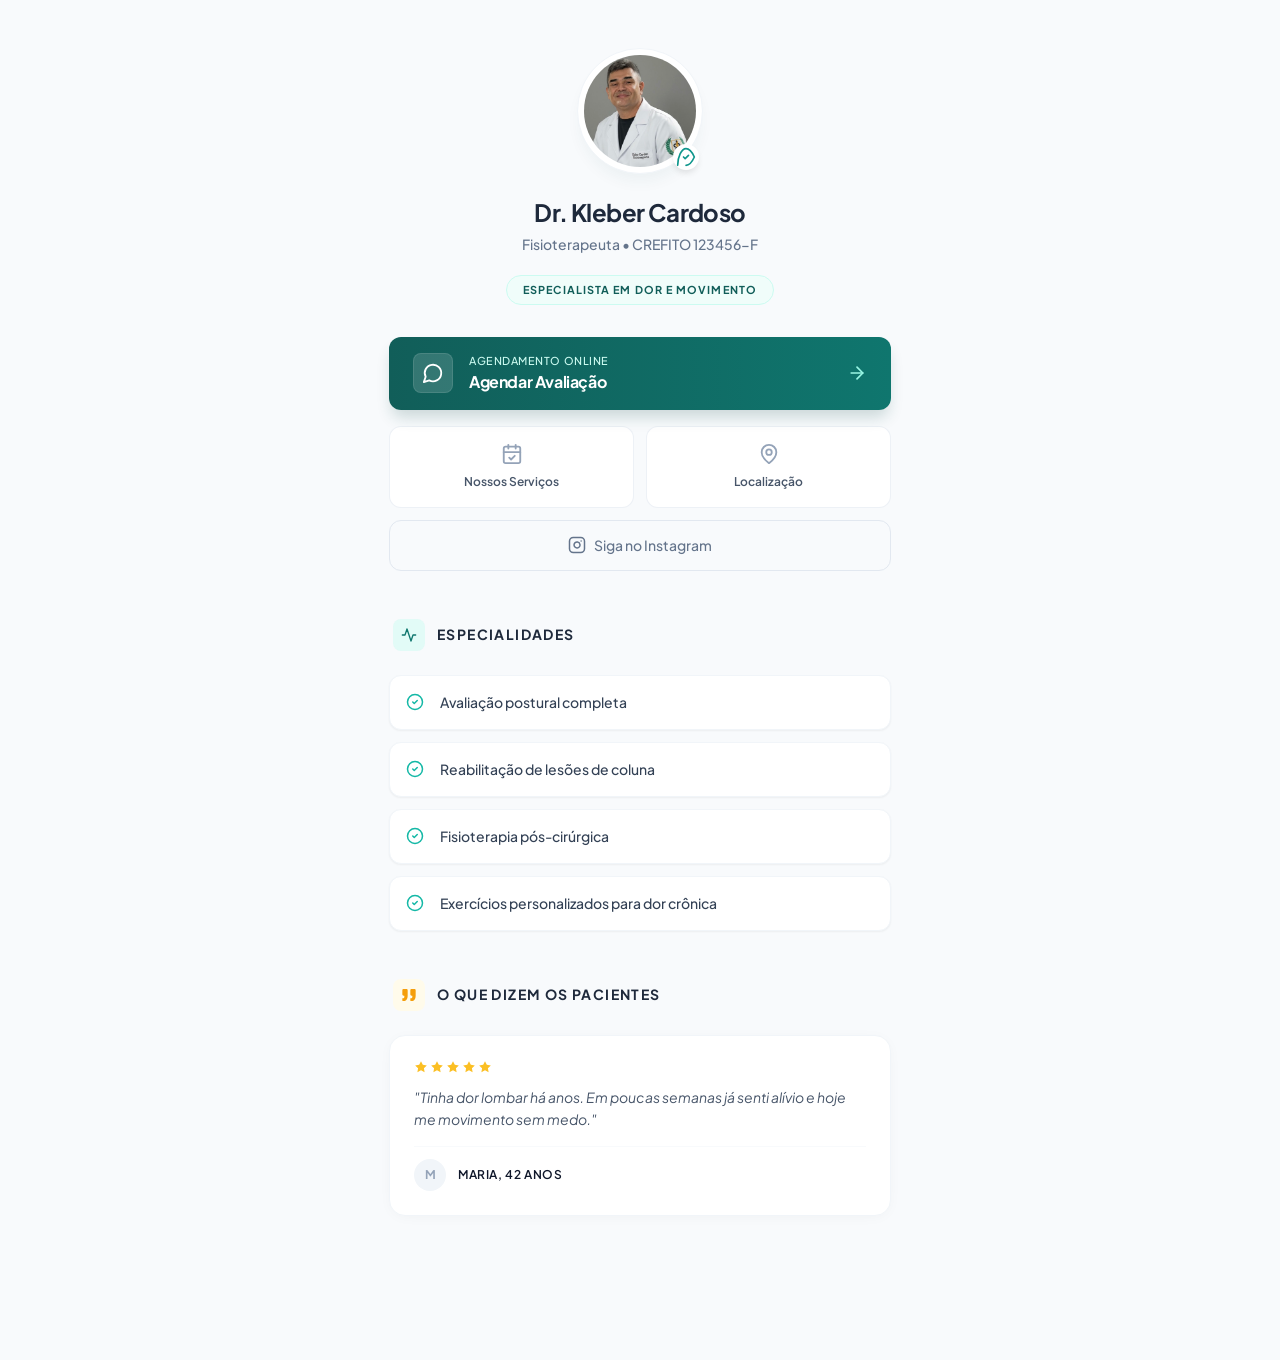
<file: index.html>
<!DOCTYPE html>
<html lang="pt-BR">
  <head>
    <meta charset="UTF-8" />
    <meta name="viewport" content="width=device-width, initial-scale=1.0" />
    <title>Dr. Kleber Cardoso – Fisioterapeuta</title>

    <link rel="preconnect" href="https://fonts.googleapis.com" />
    <link rel="preconnect" href="https://fonts.gstatic.com" crossorigin />
    <link
      href="https://fonts.googleapis.com/css2?family=Plus+Jakarta+Sans:wght@300;400;500;600;700&display=swap"
      rel="stylesheet"
    />

    <link rel="stylesheet" href="style.css" />
  </head>
  <body>
    <main class="container">
      <div class="profile-header animate-pop">
        <div class="avatar-container">
          <div class="avatar-ring">
            <img
              src="perfil.jpg"
              alt="Dr. Kleber Cardoso"
              class="avatar-img"
            />
          </div>
          <div class="verified-badge">
            <svg
              width="20"
              height="20"
              viewBox="0 0 24 24"
              fill="none"
              stroke="currentColor"
              stroke-width="2"
              stroke-linecap="round"
              stroke-linejoin="round"
            >
              <path
                d="M12 22c5.523 0 10-10 10-10S17.523 2 12 2 2 12 2 22 12 22z"
              />
              <path d="m9 12 2 2 4-4" />
            </svg>
          </div>
        </div>

        <h1 class="profile-name">Dr. Kleber Cardoso</h1>
        <p class="profile-role">Fisioterapeuta • CREFITO 123456-F</p>

        <div class="specialty-tag animate-up-1">
          Especialista em Dor e Movimento
        </div>
      </div>

      <div class="actions-container animate-up-2">
        <a
          href="https://wa.me/5532991950753?text=Ol%C3%A1%2C+gostaria+de+agendar+uma+avalia%C3%A7%C3%A3o."
          target="_blank"
          class="btn-whatsapp group"
        >
          <div class="shine-effect"></div>
          <div class="btn-content-left">
            <div class="icon-box">
              <svg
                width="22"
                height="22"
                viewBox="0 0 24 24"
                fill="none"
                stroke="currentColor"
                stroke-width="2"
                stroke-linecap="round"
                stroke-linejoin="round"
              >
                <path d="M7.9 20A9 9 0 1 0 4 16.1L2 22Z" />
              </svg>
            </div>
            <div class="text-group">
              <span class="label-small">Agendamento Online</span>
              <span class="label-large">Agendar Avaliação</span>
            </div>
          </div>
          <svg
            width="20"
            height="20"
            viewBox="0 0 24 24"
            fill="none"
            stroke="currentColor"
            stroke-width="2"
            stroke-linecap="round"
            stroke-linejoin="round"
            style="color: var(--primary-200)"
          >
            <path d="M5 12h14" />
            <path d="m12 5 7 7-7 7" />
          </svg>
        </a>

        <div class="grid-buttons">
          <a href="#servicos" class="btn-secondary">
            <svg
              width="22"
              height="22"
              viewBox="0 0 24 24"
              fill="none"
              stroke="currentColor"
              stroke-width="2"
              stroke-linecap="round"
              stroke-linejoin="round"
            >
              <rect width="18" height="18" x="3" y="4" rx="2" ry="2" />
              <line x1="16" x2="16" y1="2" y2="6" />
              <line x1="8" x2="8" y1="2" y2="6" />
              <line x1="3" x2="21" y1="10" y2="10" />
              <path d="m9 16 2 2 4-4" />
            </svg>
            <span>Nossos Serviços</span>
          </a>
          <a
            href="https://www.google.com/maps"
            target="_blank"
            class="btn-secondary"
          >
            <svg
              width="22"
              height="22"
              viewBox="0 0 24 24"
              fill="none"
              stroke="currentColor"
              stroke-width="2"
              stroke-linecap="round"
              stroke-linejoin="round"
            >
              <path d="M20 10c0 6-8 12-8 12s-8-6-8-12a8 8 0 0 1 16 0Z" />
              <circle cx="12" cy="10" r="3" />
            </svg>
            <span>Localização</span>
          </a>
        </div>

        <a
          href="https://instagram.com/fisio_kleber_cardoso"
          target="_blank"
          class="btn-instagram"
        >
          <svg
            width="18"
            height="18"
            viewBox="0 0 24 24"
            fill="none"
            stroke="currentColor"
            stroke-width="2"
            stroke-linecap="round"
            stroke-linejoin="round"
          >
            <rect width="20" height="20" x="2" y="2" rx="5" ry="5" />
            <path d="M16 11.37A4 4 0 1 1 12.63 8 4 4 0 0 1 16 11.37z" />
            <line x1="17.5" x2="17.51" y1="6.5" y2="6.5" />
          </svg>
          <span>Siga no Instagram</span>
        </a>
      </div>

      <div id="servicos" class="services-section animate-up-3">
        <div class="section-header">
          <div class="icon-header-box bg-primary-soft">
            <svg
              width="16"
              height="16"
              viewBox="0 0 24 24"
              fill="none"
              stroke="var(--primary-700)"
              stroke-width="2"
              stroke-linecap="round"
              stroke-linejoin="round"
            >
              <path d="M22 12h-4l-3 9L9 3l-3 9H2" />
            </svg>
          </div>
          <h2 class="section-title">Especialidades</h2>
        </div>

        <ul class="service-list">
          <li class="service-item">
            <svg
              width="18"
              height="18"
              viewBox="0 0 24 24"
              fill="none"
              stroke="var(--primary-500)"
              stroke-width="2"
              stroke-linecap="round"
              stroke-linejoin="round"
            >
              <circle cx="12" cy="12" r="10" />
              <path d="m9 12 2 2 4-4" />
            </svg>
            <span class="service-text">Avaliação postural completa</span>
          </li>
          <li class="service-item">
            <svg
              width="18"
              height="18"
              viewBox="0 0 24 24"
              fill="none"
              stroke="var(--primary-500)"
              stroke-width="2"
              stroke-linecap="round"
              stroke-linejoin="round"
            >
              <circle cx="12" cy="12" r="10" />
              <path d="m9 12 2 2 4-4" />
            </svg>
            <span class="service-text">Reabilitação de lesões de coluna</span>
          </li>
          <li class="service-item">
            <svg
              width="18"
              height="18"
              viewBox="0 0 24 24"
              fill="none"
              stroke="var(--primary-500)"
              stroke-width="2"
              stroke-linecap="round"
              stroke-linejoin="round"
            >
              <circle cx="12" cy="12" r="10" />
              <path d="m9 12 2 2 4-4" />
            </svg>
            <span class="service-text">Fisioterapia pós-cirúrgica</span>
          </li>
          <li class="service-item">
            <svg
              width="18"
              height="18"
              viewBox="0 0 24 24"
              fill="none"
              stroke="var(--primary-500)"
              stroke-width="2"
              stroke-linecap="round"
              stroke-linejoin="round"
            >
              <circle cx="12" cy="12" r="10" />
              <path d="m9 12 2 2 4-4" />
            </svg>
            <span class="service-text"
              >Exercícios personalizados para dor crônica</span
            >
          </li>
        </ul>
      </div>

      <div class="testimonials-section animate-up-3">
        <div class="section-header">
          <div class="icon-header-box bg-amber-soft">
            <svg
              width="16"
              height="16"
              viewBox="0 0 24 24"
              fill="var(--amber-500)"
              stroke="none"
            >
              <path
                d="M3 21c3 0 7-1 7-8V5c0-1.25-.756-2.017-2-2H4c-1.25 0-2 .75-2 1.972V11c0 1.25.75 2 2 2 1 0 1 0 1 1v1c0 1-1 2-2 2s-1 .008-1 1.031V20c0 1 0 1 1 1z"
              />
              <path
                d="M15 21c3 0 7-1 7-8V5c0-1.25-.757-2.017-2-2h-4c-1.25 0-2 .75-2 1.972V11c0 1.25.75 2 2 2 1 0 1 0 1 1v1c0 1-1 2-2 2s-1 .008-1 1.031V20c0 1 0 1 1 1z"
              />
            </svg>
          </div>
          <h2 class="section-title">O que dizem os pacientes</h2>
        </div>

        <div class="testimonial-card">
          <div class="stars">
            <svg width="14" height="14" fill="currentColor" viewBox="0 0 24 24">
              <path
                d="M12 2l3.09 6.26L22 9.27l-5 4.87 1.18 6.88L12 17.77l-6.18 3.25L7 14.14 2 9.27l6.91-1.01L12 2z"
              />
            </svg>
            <svg width="14" height="14" fill="currentColor" viewBox="0 0 24 24">
              <path
                d="M12 2l3.09 6.26L22 9.27l-5 4.87 1.18 6.88L12 17.77l-6.18 3.25L7 14.14 2 9.27l6.91-1.01L12 2z"
              />
            </svg>
            <svg width="14" height="14" fill="currentColor" viewBox="0 0 24 24">
              <path
                d="M12 2l3.09 6.26L22 9.27l-5 4.87 1.18 6.88L12 17.77l-6.18 3.25L7 14.14 2 9.27l6.91-1.01L12 2z"
              />
            </svg>
            <svg width="14" height="14" fill="currentColor" viewBox="0 0 24 24">
              <path
                d="M12 2l3.09 6.26L22 9.27l-5 4.87 1.18 6.88L12 17.77l-6.18 3.25L7 14.14 2 9.27l6.91-1.01L12 2z"
              />
            </svg>
            <svg width="14" height="14" fill="currentColor" viewBox="0 0 24 24">
              <path
                d="M12 2l3.09 6.26L22 9.27l-5 4.87 1.18 6.88L12 17.77l-6.18 3.25L7 14.14 2 9.27l6.91-1.01L12 2z"
              />
            </svg>
          </div>
          <p class="testimonial-text">
            "Tinha dor lombar há anos. Em poucas semanas já senti alívio e hoje
            me movimento sem medo."
          </p>
          <div class="testimonial-author">
            <div class="author-avatar">M</div>
            <span class="author-name">Maria, 42 anos</span>
          </div>
        </div>
      </div>
    </main>
  </body>
</html>
</file>
<file: style.css>
/* =========================================
   1. VARIÁVEIS (DESIGN SYSTEM)
   ========================================= */
:root {
  /* Cores Principais (Teal/Verde Petróleo) */
  --primary-50: #f0fdfa;
  --primary-100: #ccfbf1;
  --primary-200: #99f6e4;
  --primary-300: #5eead4;
  --primary-400: #2dd4bf;
  --primary-500: #14b8a6;
  --primary-600: #0f968c;
  --primary-700: #0f766e;
  --primary-800: #115e59;
  --primary-900: #134e4a;
  --primary-950: #042f2e;

  /* Cores Neutras (Cinza Slate) */
  --slate-50: #f8fafc;
  --slate-100: #f1f5f9;
  --slate-200: #e2e8f0;
  --slate-400: #94a3b8;
  --slate-500: #64748b;
  --slate-600: #475569;
  --slate-700: #334155;
  --slate-800: #1e293b;
  --slate-900: #0f172a;

  /* Cores de Destaque */
  --amber-50: #fffbeb;
  --amber-400: #fbbf24;
  --amber-500: #f59e0b;
  --red-50: #fef2f2;
  --red-800: #991b1b;

  /* Tipografia */
  --font-main: "Plus Jakarta Sans", sans-serif;
}

/* =========================================
   2. RESET E BASE
   ========================================= */
* {
  margin: 0;
  padding: 0;
  box-sizing: border-box;
}

body {
  font-family: var(--font-main);
  background-color: var(--slate-50);
  color: var(--slate-800);
  line-height: 1.5;
  -webkit-font-smoothing: antialiased;
  overflow-x: hidden;
}

a {
  text-decoration: none;
  color: inherit;
}

ul {
  list-style: none;
}

button,
input {
  font-family: inherit;
}

/* =========================================
   3. LAYOUT E CONTAINER
   ========================================= */
.container {
  max-width: 550px;
  margin: 0 auto;
  padding: 3rem 1.5rem 8rem 1.5rem; /* Espaço extra no fim para o chat */
  position: relative;
}

/* =========================================
   4. HEADER DO PERFIL (AVATAR)
   ========================================= */
.profile-header {
  display: flex;
  flex-direction: column;
  align-items: center;
  text-align: center;
  margin-bottom: 2rem;
}

.avatar-container {
  position: relative;
  margin-bottom: 1.25rem;
}

.avatar-ring {
  padding: 6px;
  background: white;
  border-radius: 50%;
  box-shadow: 0 10px 15px -3px rgba(19, 78, 74, 0.05);
  border: 1px solid var(--slate-100);
}

.avatar-img {
  width: 112px;
  height: 112px;
  border-radius: 50%;
  object-fit: cover;
  display: block;
  filter: brightness(1.02);
}

.verified-badge {
  position: absolute;
  bottom: 4px;
  right: 4px;
  background: white;
  padding: 3px;
  border-radius: 50%;
  box-shadow: 0 4px 6px -1px rgba(0, 0, 0, 0.1);
  color: var(--primary-600);
  display: flex;
}

.profile-name {
  font-size: 1.5rem;
  font-weight: 700;
  color: var(--slate-800);
  letter-spacing: -0.025em;
}

.profile-role {
  color: var(--slate-500);
  font-size: 0.875rem;
  font-weight: 500;
  margin-top: 4px;
}

.specialty-tag {
  margin-top: 1.25rem;
  display: inline-flex;
  padding: 6px 16px;
  background-color: var(--primary-50);
  border: 1px solid var(--primary-100);
  border-radius: 9999px;
  font-size: 0.68rem;
  font-weight: 700;
  color: var(--primary-800);
  text-transform: uppercase;
  letter-spacing: 0.1em;
}

/* =========================================
   5. BOTÕES DE AÇÃO
   ========================================= */
.actions-container {
  display: flex;
  flex-direction: column;
  gap: 0.75rem;
  width: 100%;
  margin-top: 2rem;
}

/* Botão Whatsapp Principal */
.btn-whatsapp {
  position: relative;
  width: 100%;
  padding: 1rem 1.5rem;
  background: linear-gradient(to right, var(--primary-800), var(--primary-700));
  color: white;
  border-radius: 0.75rem;
  box-shadow: 0 10px 15px -3px rgba(19, 78, 74, 0.2);
  display: flex;
  align-items: center;
  justify-content: space-between;
  overflow: hidden;
  transition: all 0.3s;
  border: none;
  cursor: pointer;
}

.btn-whatsapp:hover {
  transform: translateY(-2px);
  box-shadow: 0 20px 25px -5px rgba(19, 78, 74, 0.25);
}

.shine-effect {
  position: absolute;
  inset: 0;
  background: rgba(255, 255, 255, 0.1);
  transform: translateX(-100%);
  transition: transform 0.7s;
}

.btn-whatsapp:hover .shine-effect {
  transform: translateX(100%);
}

.btn-content-left {
  display: flex;
  align-items: center;
  gap: 1rem;
  position: relative;
  z-index: 10;
}

.icon-box {
  padding: 0.5rem;
  background: rgba(255, 255, 255, 0.15);
  border-radius: 0.5rem;
  border: 1px solid rgba(255, 255, 255, 0.1);
  display: flex;
}

.text-group {
  display: flex;
  flex-direction: column;
  text-align: left;
}

.label-small {
  font-size: 0.68rem;
  color: var(--primary-100);
  font-weight: 500;
  text-transform: uppercase;
  letter-spacing: 0.05em;
}

.label-large {
  font-size: 1rem;
  font-weight: 700;
  letter-spacing: -0.025em;
}

/* Botões Secundários (Grid) */
.grid-buttons {
  display: grid;
  grid-template-columns: 1fr 1fr;
  gap: 0.75rem;
  margin-top: 0.25rem;
}

.btn-secondary {
  display: flex;
  flex-direction: column;
  align-items: center;
  justify-content: center;
  gap: 0.5rem;
  padding: 1rem;
  background: white;
  border: 1px solid rgba(226, 232, 240, 0.6);
  border-radius: 0.75rem;
  transition: all 0.3s;
}

.btn-secondary:hover {
  border-color: var(--primary-200);
  box-shadow: 0 4px 6px -1px rgba(19, 78, 74, 0.05);
}

.btn-secondary span {
  font-size: 0.75rem;
  font-weight: 600;
  color: var(--slate-600);
}

.btn-secondary:hover span {
  color: var(--primary-900);
}

.btn-secondary svg {
  color: var(--slate-400);
  transition: color 0.3s;
}

.btn-secondary:hover svg {
  color: var(--primary-600);
}

/* Botão Instagram */
.btn-instagram {
  width: 100%;
  padding: 0.875rem;
  background: transparent;
  border: 1px solid var(--slate-200);
  border-radius: 0.75rem;
  color: var(--slate-500);
  font-size: 0.875rem;
  font-weight: 500;
  display: flex;
  align-items: center;
  justify-content: center;
  gap: 0.5rem;
  transition: all 0.2s;
}

.btn-instagram:hover {
  background: var(--slate-50);
  color: var(--slate-800);
}

/* =========================================
   6. SEÇÕES DE CONTEÚDO (SERVIÇOS/DEPOIMENTOS)
   ========================================= */
.section-header {
  display: flex;
  align-items: center;
  gap: 0.75rem;
  margin-bottom: 1.5rem;
  padding-left: 0.25rem;
}

.icon-header-box {
  padding: 0.5rem;
  border-radius: 0.5rem;
  display: flex;
}

.bg-primary-soft {
  background: rgba(204, 251, 241, 0.5);
}
.bg-amber-soft {
  background: var(--amber-50);
}

.section-title {
  font-size: 0.875rem;
  font-weight: 700;
  color: var(--slate-800);
  text-transform: uppercase;
  letter-spacing: 0.1em;
}

.services-section,
.testimonials-section {
  margin-top: 3rem;
}

.service-list {
  display: flex;
  flex-direction: column;
  gap: 0.75rem;
}

.service-item {
  display: flex;
  align-items: center;
  gap: 1rem;
  padding: 1rem;
  background: white;
  border-radius: 0.75rem;
  border: 1px solid var(--slate-100);
  box-shadow: 0 1px 2px 0 rgba(0, 0, 0, 0.05);
  transition: all 0.3s;
}

.service-item:hover {
  box-shadow: 0 4px 6px -1px rgba(0, 0, 0, 0.1);
  border-color: var(--primary-100);
}

.service-text {
  font-size: 0.875rem;
  color: var(--slate-700);
  font-weight: 500;
}

.testimonial-card {
  background: white;
  padding: 1.5rem;
  border-radius: 1rem;
  border: 1px solid var(--slate-100);
  box-shadow: 0 2px 15px -4px rgba(0, 0, 0, 0.05);
  margin-bottom: 1rem;
}

.stars {
  display: flex;
  gap: 2px;
  color: var(--amber-400);
  margin-bottom: 0.75rem;
}

.testimonial-text {
  color: var(--slate-600);
  font-size: 0.875rem;
  line-height: 1.6;
  margin-bottom: 1rem;
  font-style: italic;
}

.testimonial-author {
  display: flex;
  align-items: center;
  gap: 0.75rem;
  border-top: 1px solid var(--slate-50);
  padding-top: 0.75rem;
}

.author-avatar {
  width: 2rem;
  height: 2rem;
  background: var(--slate-100);
  border-radius: 50%;
  display: flex;
  align-items: center;
  justify-content: center;
  font-size: 0.75rem;
  font-weight: 700;
  color: var(--slate-400);
}

.author-name {
  font-size: 0.75rem;
  font-weight: 600;
  text-transform: uppercase;
  letter-spacing: 0.05em;
  color: var(--slate-900);
}

/* =========================================
   7. CHAT WIDGET
   ========================================= */
#chat-toggle {
  display: none;
}

/* Botão Flutuante */
.chat-btn-floating {
  position: fixed;
  bottom: 1.5rem;
  right: 1.5rem;
  width: 3.5rem;
  height: 3.5rem;
  background: var(--primary-800);
  color: white;
  border-radius: 50%;
  box-shadow: 0 20px 25px -5px rgba(19, 78, 74, 0.3);
  border: 4px solid white;
  cursor: pointer;
  z-index: 100;
  display: flex;
  align-items: center;
  justify-content: center;
  transition: transform 0.2s, background 0.2s;
}

.chat-btn-floating:hover {
  transform: scale(1.05);
  background: var(--primary-700);
}

.icon-open {
  display: block;
}
.icon-close {
  display: none;
}

/* Comportamento do Toggle */
#chat-toggle:checked ~ .chat-btn-floating {
  background: var(--slate-800);
  transform: rotate(90deg);
}

#chat-toggle:checked ~ .chat-btn-floating .icon-open {
  display: none;
}
#chat-toggle:checked ~ .chat-btn-floating .icon-close {
  display: block;
}

/* Janela do Chat */
.chat-window {
  position: fixed;
  bottom: 6rem;
  right: 1.5rem;
  width: calc(100% - 3rem);
  max-width: 380px;
  height: 500px;
  max-height: 70vh;
  background: white;
  border-radius: 1rem;
  box-shadow: 0 25px 50px -12px rgba(0, 0, 0, 0.25);
  border: 1px solid var(--slate-200);
  z-index: 99;
  display: flex;
  flex-direction: column;
  overflow: hidden;
  opacity: 0;
  transform: translateY(20px) scale(0.95);
  pointer-events: none;
  transition: all 0.3s cubic-bezier(0.16, 1, 0.3, 1);
}

#chat-toggle:checked ~ .chat-window {
  opacity: 1;
  transform: translateY(0) scale(1);
  pointer-events: all;
}

/* Chat Interno */
.chat-header {
  background: var(--primary-900);
  padding: 1rem;
  display: flex;
  align-items: center;
  gap: 0.75rem;
  color: white;
}

.chat-header-icon {
  padding: 6px;
  background: rgba(255, 255, 255, 0.1);
  border-radius: 8px;
  border: 1px solid rgba(255, 255, 255, 0.1);
}

.chat-body {
  flex: 1;
  background: var(--slate-50);
  padding: 1rem;
  overflow-y: auto;
  display: flex;
  flex-direction: column;
  gap: 1rem;
}

.chat-msg {
  max-width: 85%;
  padding: 0.875rem;
  border-radius: 1rem;
  font-size: 0.875rem;
  line-height: 1.5;
  box-shadow: 0 1px 2px 0 rgba(0, 0, 0, 0.05);
}

.msg-model {
  background: white;
  color: var(--slate-700);
  border: 1px solid var(--slate-200);
  border-bottom-left-radius: 0.25rem;
}

.msg-user {
  background: var(--primary-800);
  color: white;
  align-self: flex-end;
  border-bottom-right-radius: 0.25rem;
}

.chat-footer {
  padding: 0.75rem;
  background: white;
  border-top: 1px solid var(--slate-100);
  display: flex;
  gap: 0.5rem;
}

.chat-input {
  flex: 1;
  padding: 0.75rem 1rem;
  background: var(--slate-50);
  border: 1px solid var(--slate-200);
  border-radius: 0.75rem;
  font-size: 0.875rem;
  outline: none;
}

.chat-input:focus {
  border-color: var(--primary-400);
  box-shadow: 0 0 0 3px rgba(45, 212, 191, 0.1);
}

.chat-send {
  padding: 0.75rem;
  background: var(--primary-800);
  color: white;
  border: none;
  border-radius: 0.75rem;
  cursor: pointer;
  transition: background 0.2s;
}

.chat-send:hover {
  background: var(--primary-700);
}

/* =========================================
   8. ANIMAÇÕES
   ========================================= */
@keyframes fadeInScale {
  from {
    opacity: 0;
    transform: scale(0.95);
  }
  to {
    opacity: 1;
    transform: scale(1);
  }
}

@keyframes fadeInUp {
  from {
    opacity: 0;
    transform: translateY(15px);
  }
  to {
    opacity: 1;
    transform: translateY(0);
  }
}

@keyframes shine {
  0% {
    transform: translateX(-100%);
  }
  100% {
    transform: translateX(100%);
  }
}

@keyframes bounceDelay {
  0%,
  100% {
    transform: translateY(0);
  }
  50% {
    transform: translateY(-5px);
  }
}

.animate-pop {
  animation: fadeInScale 0.8s ease-out forwards;
}
.animate-up-1 {
  animation: fadeInUp 0.6s ease-out 0.2s forwards;
  opacity: 0;
}
.animate-up-2 {
  animation: fadeInUp 0.6s ease-out 0.3s forwards;
  opacity: 0;
}
.animate-up-3 {
  animation: fadeInUp 0.6s ease-out 0.4s forwards;
  opacity: 0;
}

.typing-dots {
  display: flex;
  gap: 4px;
}
.dot {
  width: 6px;
  height: 6px;
  background: var(--primary-400);
  border-radius: 50%;
  animation: bounceDelay 1.4s infinite ease-in-out both;
}
.dot:nth-child(1) {
  animation-delay: -0.32s;
}
.dot:nth-child(2) {
  animation-delay: -0.16s;
}
</file>
